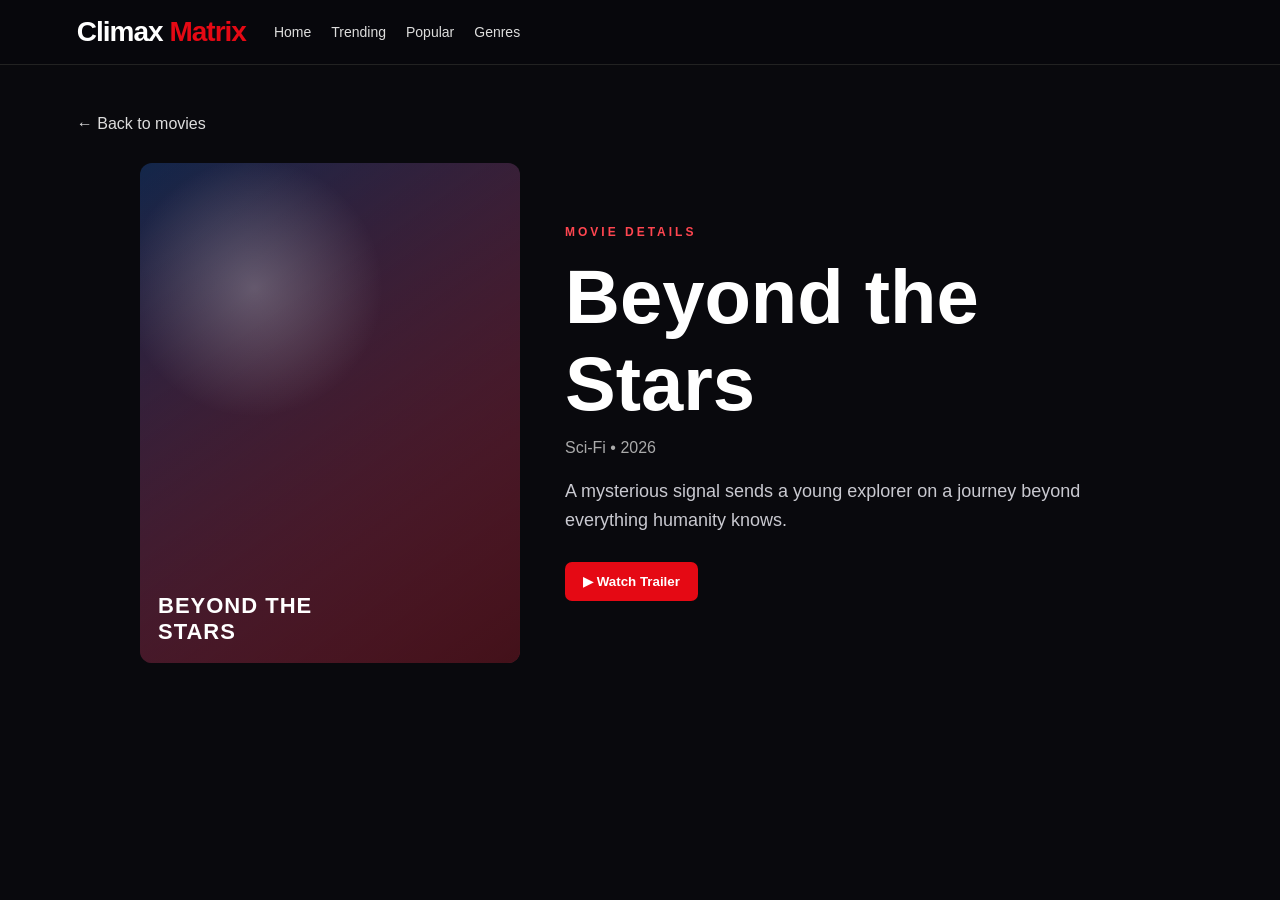
<file: beyond-the-stars.html>
<!DOCTYPE html>
<html lang="en"><head><meta charset="UTF-8"><meta name="viewport" content="width=device-width, initial-scale=1.0"><title>Beyond the Stars - Climax Matrix</title><link rel="stylesheet" href="style.css"><link rel="stylesheet" href="movie-pages.css"></head><body><header class="navbar"><div class="logo">Climax <span>Matrix</span></div><nav><a href="index.html#home">Home</a><a href="index.html#trending">Trending</a><a href="index.html#popular">Popular</a><a href="index.html#genres">Genres</a></nav></header><main class="section movie-details-page"><a class="back-link" href="index.html">← Back to movies</a><article class="movie-details"><div class="poster poster-1 movie-detail-poster"><span>BEYOND THE<br>STARS</span></div><div class="movie-detail-content"><p class="badge">MOVIE DETAILS</p><h1>Beyond the Stars</h1><p class="movie-meta">Sci-Fi • 2026</p><p class="hero-text">A mysterious signal sends a young explorer on a journey beyond everything humanity knows.</p><button class="primary" onclick="alert('Add your licensed trailer URL here.')">▶ Watch Trailer</button></div></article></main></body></html>
</file>
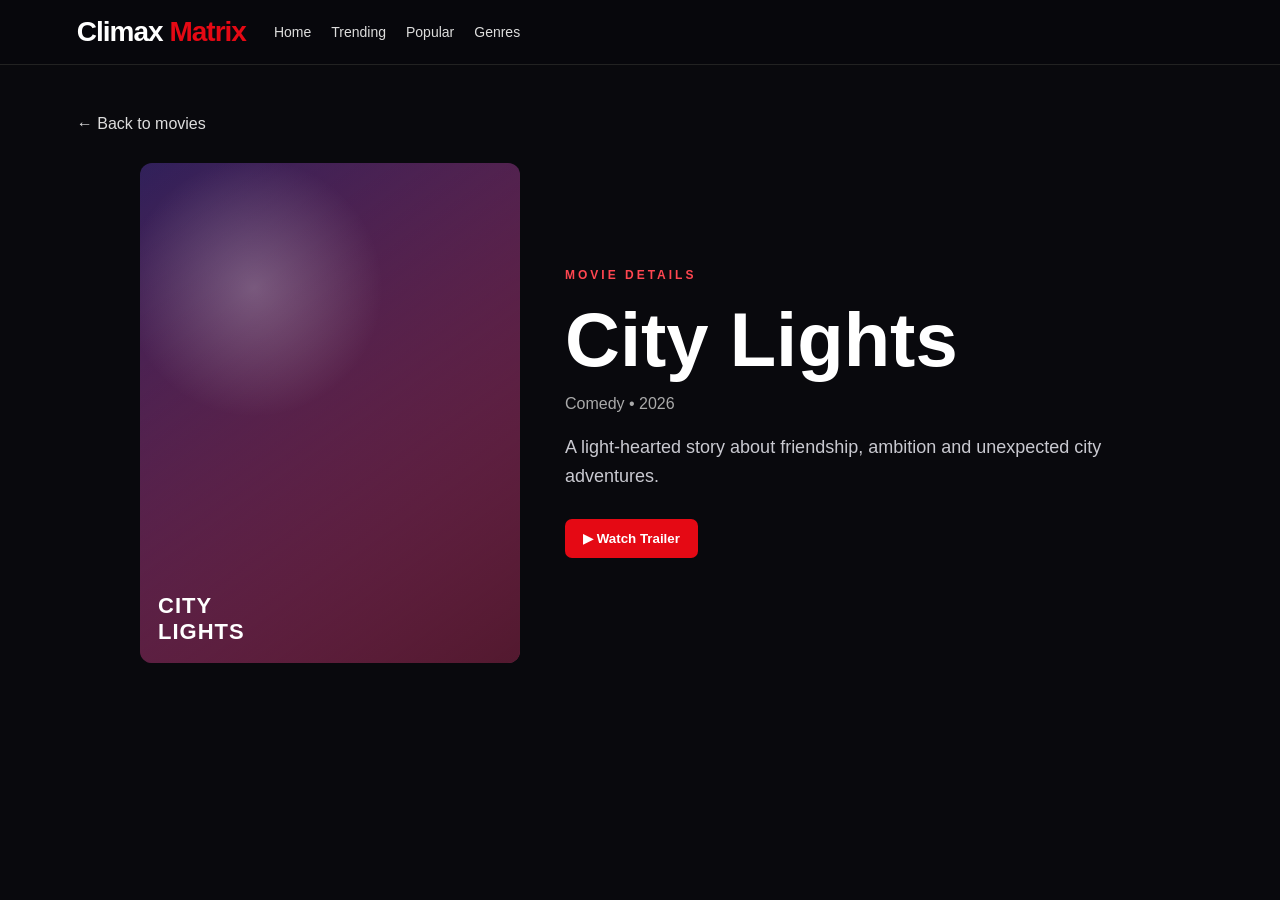
<file: city-lights.html>
<!DOCTYPE html>
<html lang="en"><head><meta charset="UTF-8"><meta name="viewport" content="width=device-width, initial-scale=1.0"><title>City Lights - Climax Matrix</title><link rel="stylesheet" href="style.css"><link rel="stylesheet" href="movie-pages.css"></head><body><header class="navbar"><div class="logo">Climax <span>Matrix</span></div><nav><a href="index.html#home">Home</a><a href="index.html#trending">Trending</a><a href="index.html#popular">Popular</a><a href="index.html#genres">Genres</a></nav></header><main class="section movie-details-page"><a class="back-link" href="index.html">← Back to movies</a><article class="movie-details"><div class="poster poster-6 movie-detail-poster"><span>CITY<br>LIGHTS</span></div><div class="movie-detail-content"><p class="badge">MOVIE DETAILS</p><h1>City Lights</h1><p class="movie-meta">Comedy • 2026</p><p class="hero-text">A light-hearted story about friendship, ambition and unexpected city adventures.</p><button class="primary" onclick="alert('Add your licensed trailer URL here.')">▶ Watch Trailer</button></div></article></main></body></html>
</file>
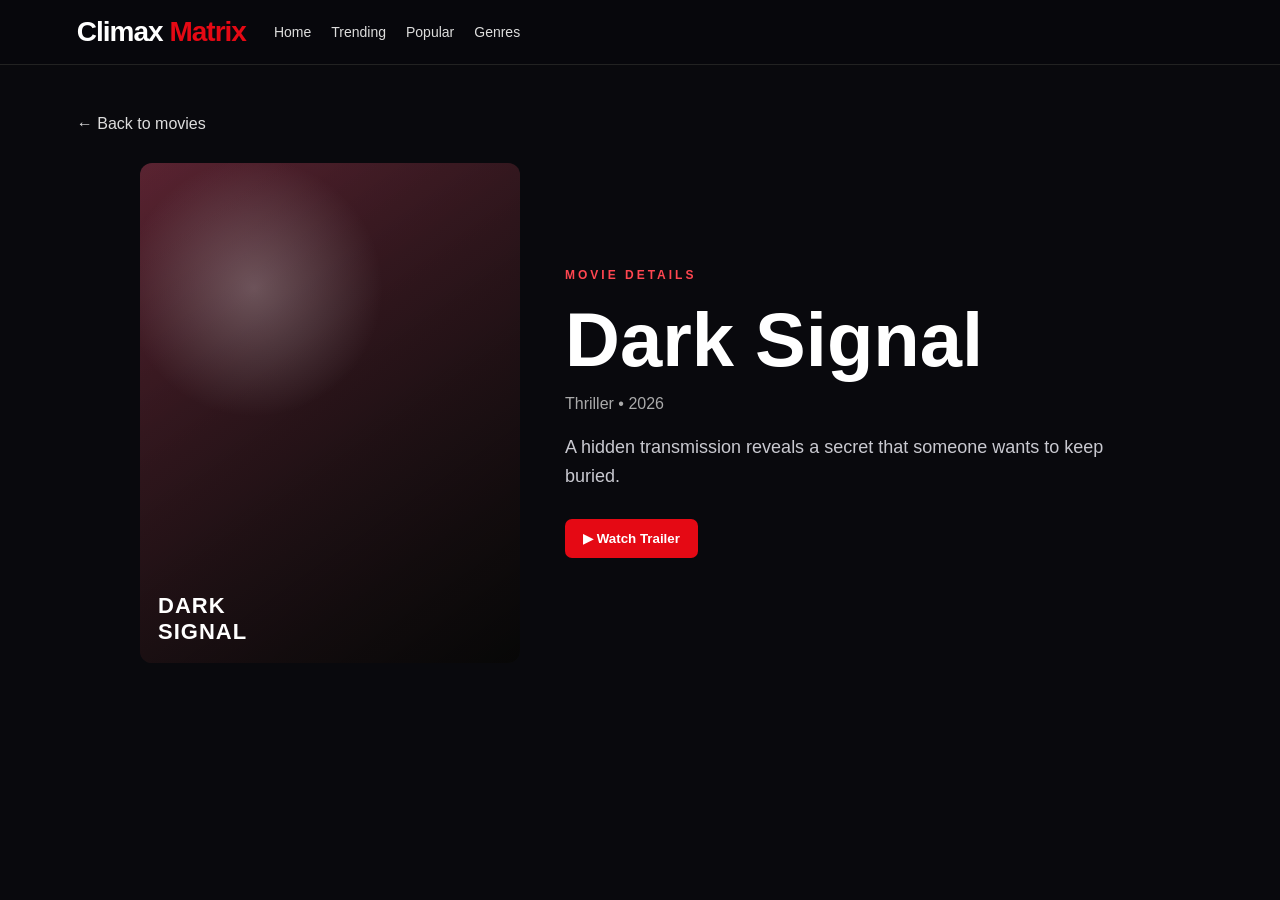
<file: dark-signal.html>
<!DOCTYPE html>
<html lang="en"><head><meta charset="UTF-8"><meta name="viewport" content="width=device-width, initial-scale=1.0"><title>Dark Signal - Climax Matrix</title><link rel="stylesheet" href="style.css"><link rel="stylesheet" href="movie-pages.css"></head><body><header class="navbar"><div class="logo">Climax <span>Matrix</span></div><nav><a href="index.html#home">Home</a><a href="index.html#trending">Trending</a><a href="index.html#popular">Popular</a><a href="index.html#genres">Genres</a></nav></header><main class="section movie-details-page"><a class="back-link" href="index.html">← Back to movies</a><article class="movie-details"><div class="poster poster-4 movie-detail-poster"><span>DARK<br>SIGNAL</span></div><div class="movie-detail-content"><p class="badge">MOVIE DETAILS</p><h1>Dark Signal</h1><p class="movie-meta">Thriller • 2026</p><p class="hero-text">A hidden transmission reveals a secret that someone wants to keep buried.</p><button class="primary" onclick="alert('Add your licensed trailer URL here.')">▶ Watch Trailer</button></div></article></main></body></html>
</file>
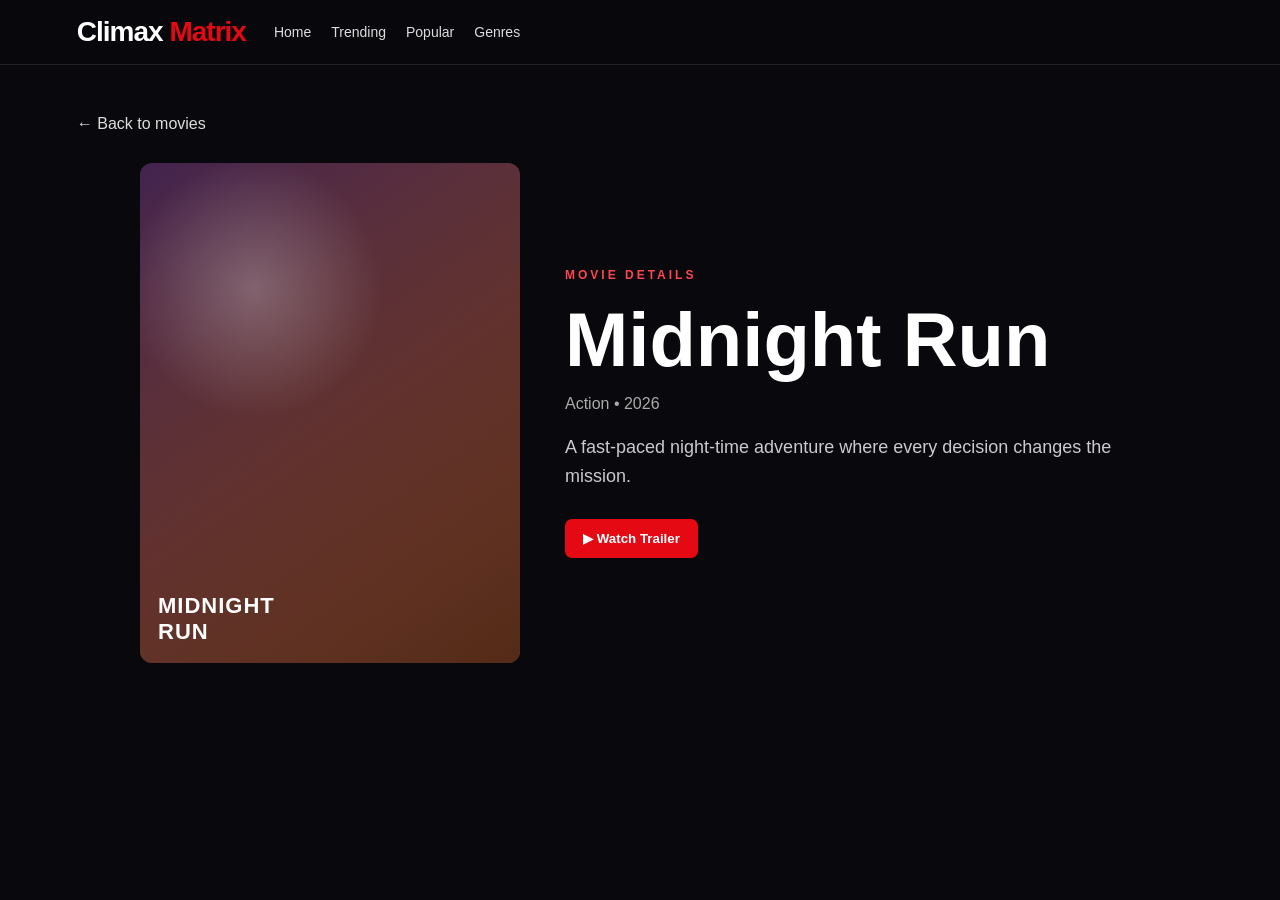
<file: midnight-run.html>
<!DOCTYPE html>
<html lang="en"><head><meta charset="UTF-8"><meta name="viewport" content="width=device-width, initial-scale=1.0"><title>Midnight Run - Climax Matrix</title><link rel="stylesheet" href="style.css"><link rel="stylesheet" href="movie-pages.css"></head><body><header class="navbar"><div class="logo">Climax <span>Matrix</span></div><nav><a href="index.html#home">Home</a><a href="index.html#trending">Trending</a><a href="index.html#popular">Popular</a><a href="index.html#genres">Genres</a></nav></header><main class="section movie-details-page"><a class="back-link" href="index.html">← Back to movies</a><article class="movie-details"><div class="poster poster-2 movie-detail-poster"><span>MIDNIGHT<br>RUN</span></div><div class="movie-detail-content"><p class="badge">MOVIE DETAILS</p><h1>Midnight Run</h1><p class="movie-meta">Action • 2026</p><p class="hero-text">A fast-paced night-time adventure where every decision changes the mission.</p><button class="primary" onclick="alert('Add your licensed trailer URL here.')">▶ Watch Trailer</button></div></article></main></body></html>
</file>
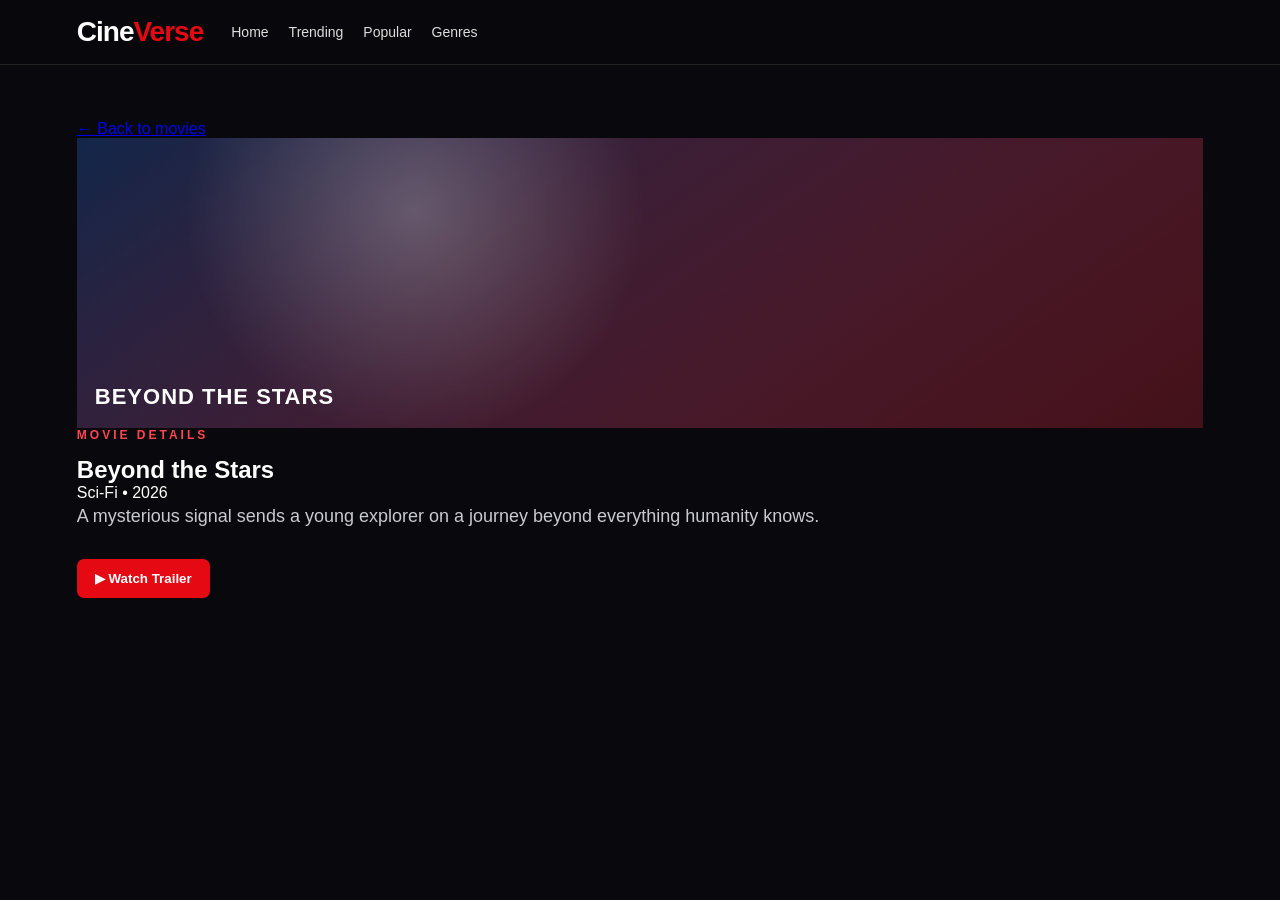
<file: movie.html>
<!DOCTYPE html>
<html lang="en">
<head>
  <meta charset="UTF-8">
  <meta name="viewport" content="width=device-width, initial-scale=1.0">
  <title>CineVerse - Movie Details</title>
  <link rel="stylesheet" href="style.css">
</head>
<body>
  <header class="navbar">
    <div class="logo">Cine<span>Verse</span></div>
    <nav><a href="index.html#home">Home</a><a href="index.html#trending">Trending</a><a href="index.html#popular">Popular</a><a href="index.html#genres">Genres</a></nav>
  </header>

  <main class="section movie-details-page">
    <a class="back-link" href="index.html">← Back to movies</a>
    <article id="movieDetails" class="movie-details"></article>
  </main>

  <script>
    const movieData = {
      "Beyond the Stars": {genre:"Sci-Fi", year:2026, poster:"poster-1", desc:"A mysterious signal sends a young explorer on a journey beyond everything humanity knows."},
      "Midnight Run": {genre:"Action", year:2026, poster:"poster-2", desc:"A fast-paced night-time adventure where every decision changes the mission."},
      "Ocean of Dreams": {genre:"Romance", year:2025, poster:"poster-3", desc:"Two strangers meet during a coastal journey and discover an unexpected connection."},
      "Dark Signal": {genre:"Thriller", year:2026, poster:"poster-4", desc:"A hidden transmission reveals a secret that someone wants to keep buried."},
      "Wild Horizon": {genre:"Adventure", year:2025, poster:"poster-5", desc:"A team sets out across a remote landscape in search of a legendary destination."},
      "City Lights": {genre:"Comedy", year:2026, poster:"poster-6", desc:"A light-hearted story about friendship, ambition and unexpected city adventures."},
      "The Last Voyage": {genre:"Adventure", year:2026, poster:"poster-7", desc:"An unforgettable voyage takes its crew beyond the edge of the known world."},
      "Neon Shadow": {genre:"Thriller", year:2026, poster:"poster-8", desc:"A detective follows a mysterious trail through a city illuminated by neon."},
      "The Origin": {genre:"Sci-Fi", year:2026, poster:"poster-9", desc:"A discovery at the beginning of time changes the future of humanity."}
    };
    const name = new URLSearchParams(location.search).get("name") || "Beyond the Stars";
    const movie = movieData[name] || movieData["Beyond the Stars"];
    document.title = `${name} - CineVerse`;
    document.getElementById("movieDetails").innerHTML = `<div class="poster ${movie.poster} movie-detail-poster"><span>${name.toUpperCase()}</span></div><div class="movie-detail-content"><p class="badge">MOVIE DETAILS</p><h1>${name}</h1><p class="movie-meta">${movie.genre} • ${movie.year}</p><p class="hero-text">${movie.desc}</p><button class="primary" onclick="alert('Add your licensed trailer URL here.')">▶ Watch Trailer</button></div>`;
  </script>
</body>
</html>
</file>
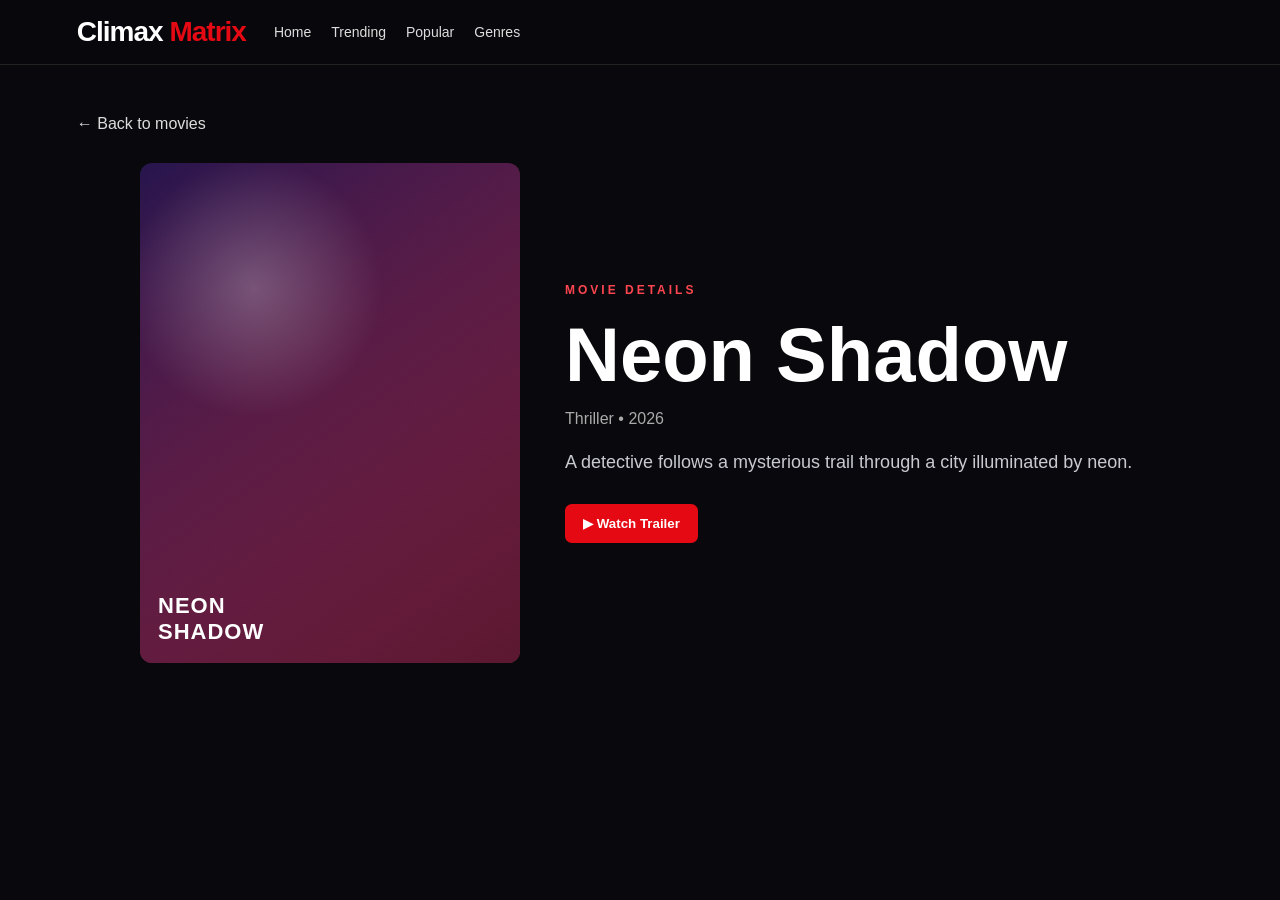
<file: neon-shadow.html>
<!DOCTYPE html>
<html lang="en"><head><meta charset="UTF-8"><meta name="viewport" content="width=device-width, initial-scale=1.0"><title>Neon Shadow - Climax Matrix</title><link rel="stylesheet" href="style.css"><link rel="stylesheet" href="movie-pages.css"></head><body><header class="navbar"><div class="logo">Climax <span>Matrix</span></div><nav><a href="index.html#home">Home</a><a href="index.html#trending">Trending</a><a href="index.html#popular">Popular</a><a href="index.html#genres">Genres</a></nav></header><main class="section movie-details-page"><a class="back-link" href="index.html">← Back to movies</a><article class="movie-details"><div class="poster poster-8 movie-detail-poster"><span>NEON<br>SHADOW</span></div><div class="movie-detail-content"><p class="badge">MOVIE DETAILS</p><h1>Neon Shadow</h1><p class="movie-meta">Thriller • 2026</p><p class="hero-text">A detective follows a mysterious trail through a city illuminated by neon.</p><button class="primary" onclick="alert('Add your licensed trailer URL here.')">▶ Watch Trailer</button></div></article></main></body></html>
</file>
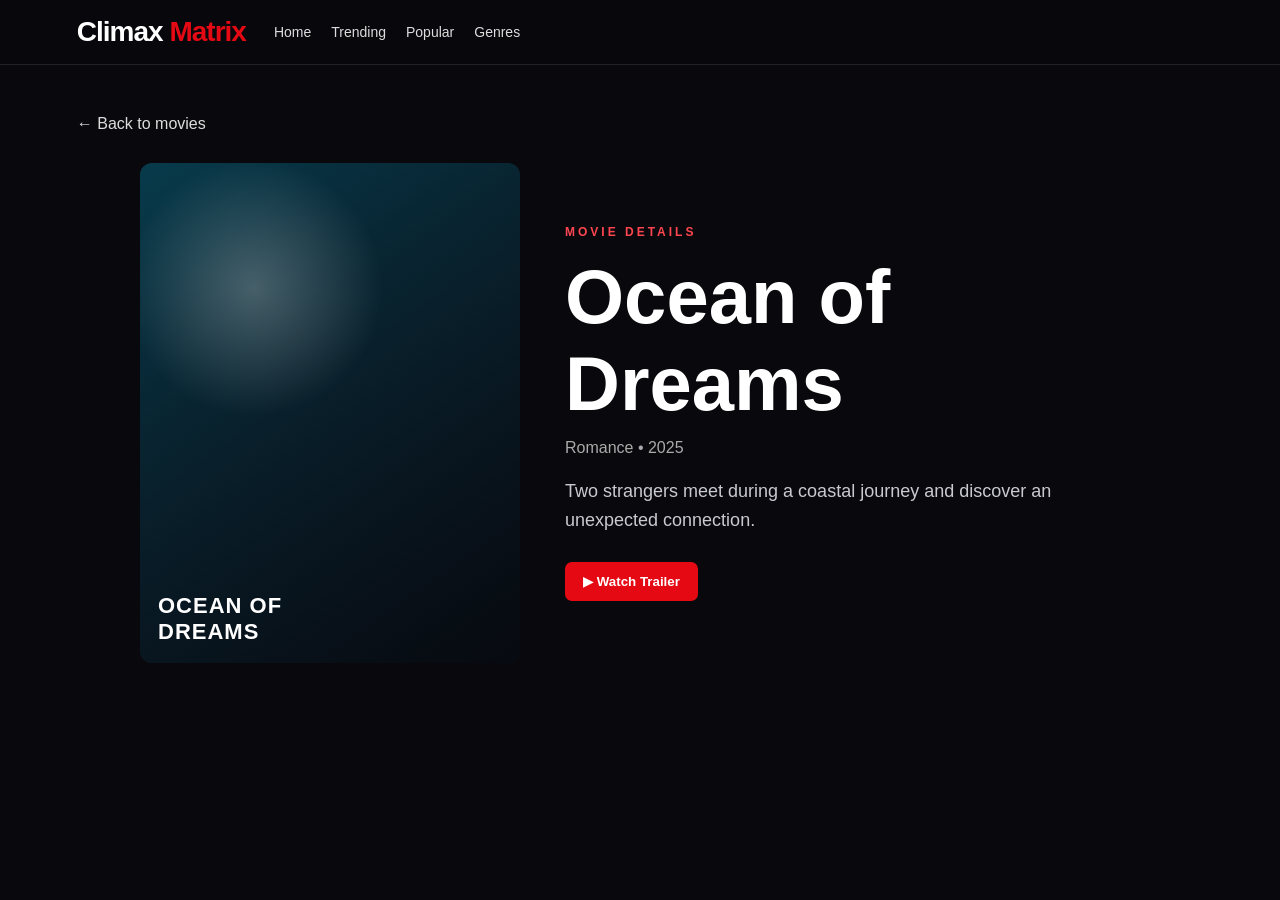
<file: ocean-of-dreams.html>
<!DOCTYPE html>
<html lang="en"><head><meta charset="UTF-8"><meta name="viewport" content="width=device-width, initial-scale=1.0"><title>Ocean of Dreams - Climax Matrix</title><link rel="stylesheet" href="style.css"><link rel="stylesheet" href="movie-pages.css"></head><body><header class="navbar"><div class="logo">Climax <span>Matrix</span></div><nav><a href="index.html#home">Home</a><a href="index.html#trending">Trending</a><a href="index.html#popular">Popular</a><a href="index.html#genres">Genres</a></nav></header><main class="section movie-details-page"><a class="back-link" href="index.html">← Back to movies</a><article class="movie-details"><div class="poster poster-3 movie-detail-poster"><span>OCEAN OF<br>DREAMS</span></div><div class="movie-detail-content"><p class="badge">MOVIE DETAILS</p><h1>Ocean of Dreams</h1><p class="movie-meta">Romance • 2025</p><p class="hero-text">Two strangers meet during a coastal journey and discover an unexpected connection.</p><button class="primary" onclick="alert('Add your licensed trailer URL here.')">▶ Watch Trailer</button></div></article></main></body></html>
</file>
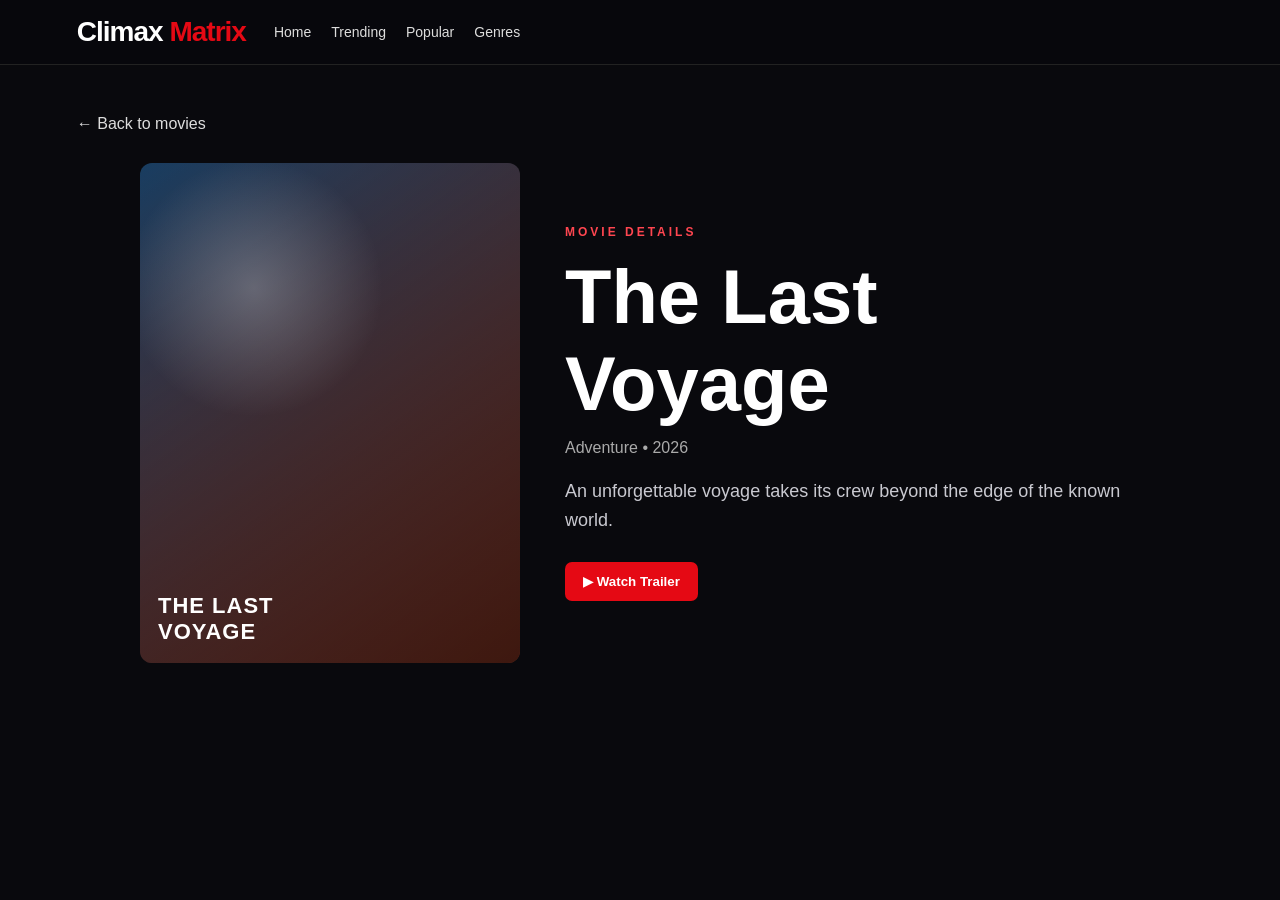
<file: the-last-voyage.html>
<!DOCTYPE html>
<html lang="en"><head><meta charset="UTF-8"><meta name="viewport" content="width=device-width, initial-scale=1.0"><title>The Last Voyage - Climax Matrix</title><link rel="stylesheet" href="style.css"><link rel="stylesheet" href="movie-pages.css"></head><body><header class="navbar"><div class="logo">Climax <span>Matrix</span></div><nav><a href="index.html#home">Home</a><a href="index.html#trending">Trending</a><a href="index.html#popular">Popular</a><a href="index.html#genres">Genres</a></nav></header><main class="section movie-details-page"><a class="back-link" href="index.html">← Back to movies</a><article class="movie-details"><div class="poster poster-7 movie-detail-poster"><span>THE LAST<br>VOYAGE</span></div><div class="movie-detail-content"><p class="badge">MOVIE DETAILS</p><h1>The Last Voyage</h1><p class="movie-meta">Adventure • 2026</p><p class="hero-text">An unforgettable voyage takes its crew beyond the edge of the known world.</p><button class="primary" onclick="alert('Add your licensed trailer URL here.')">▶ Watch Trailer</button></div></article></main></body></html>
</file>
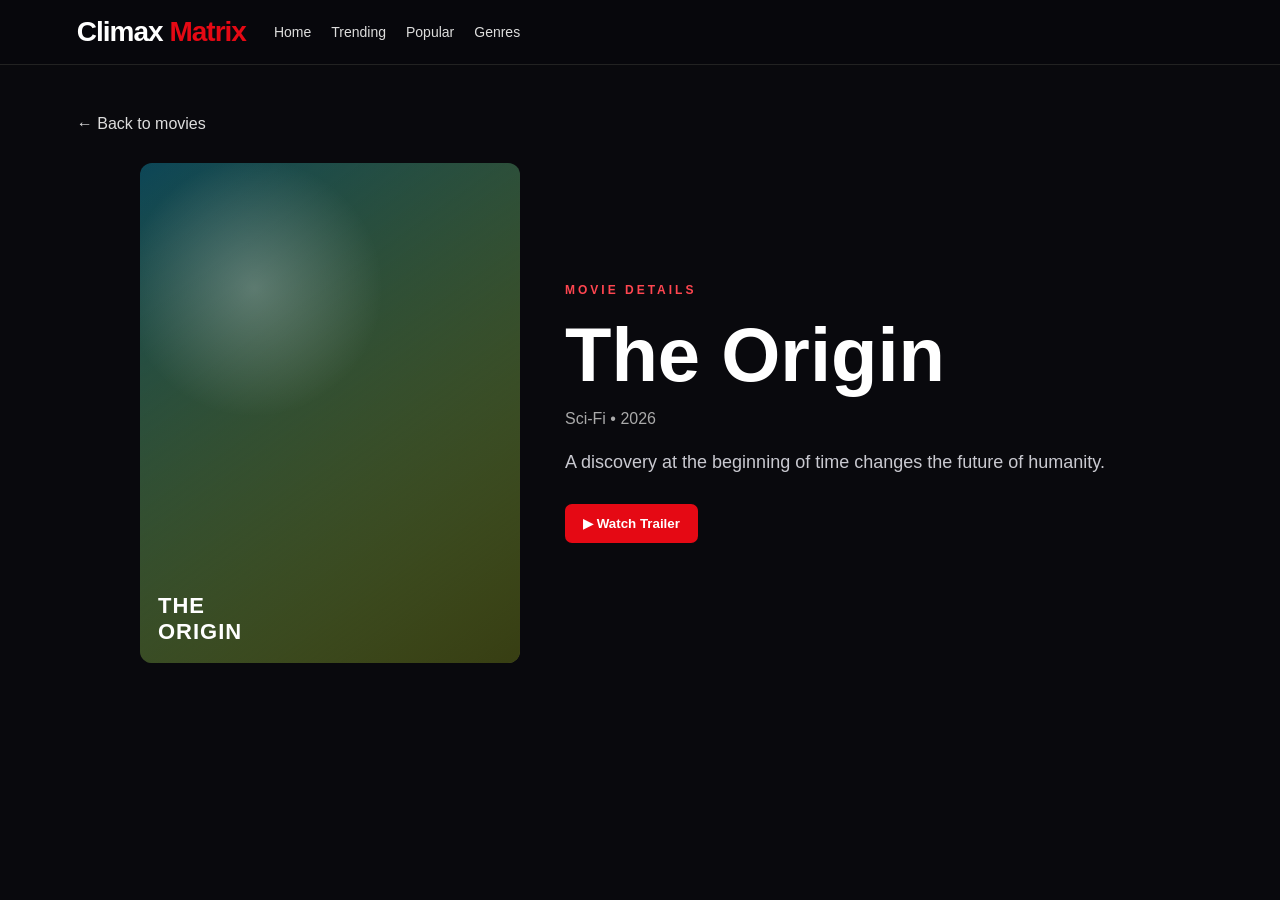
<file: the-origin.html>
<!DOCTYPE html>
<html lang="en"><head><meta charset="UTF-8"><meta name="viewport" content="width=device-width, initial-scale=1.0"><title>The Origin - Climax Matrix</title><link rel="stylesheet" href="style.css"><link rel="stylesheet" href="movie-pages.css"></head><body><header class="navbar"><div class="logo">Climax <span>Matrix</span></div><nav><a href="index.html#home">Home</a><a href="index.html#trending">Trending</a><a href="index.html#popular">Popular</a><a href="index.html#genres">Genres</a></nav></header><main class="section movie-details-page"><a class="back-link" href="index.html">← Back to movies</a><article class="movie-details"><div class="poster poster-9 movie-detail-poster"><span>THE<br>ORIGIN</span></div><div class="movie-detail-content"><p class="badge">MOVIE DETAILS</p><h1>The Origin</h1><p class="movie-meta">Sci-Fi • 2026</p><p class="hero-text">A discovery at the beginning of time changes the future of humanity.</p><button class="primary" onclick="alert('Add your licensed trailer URL here.')">▶ Watch Trailer</button></div></article></main></body></html>
</file>
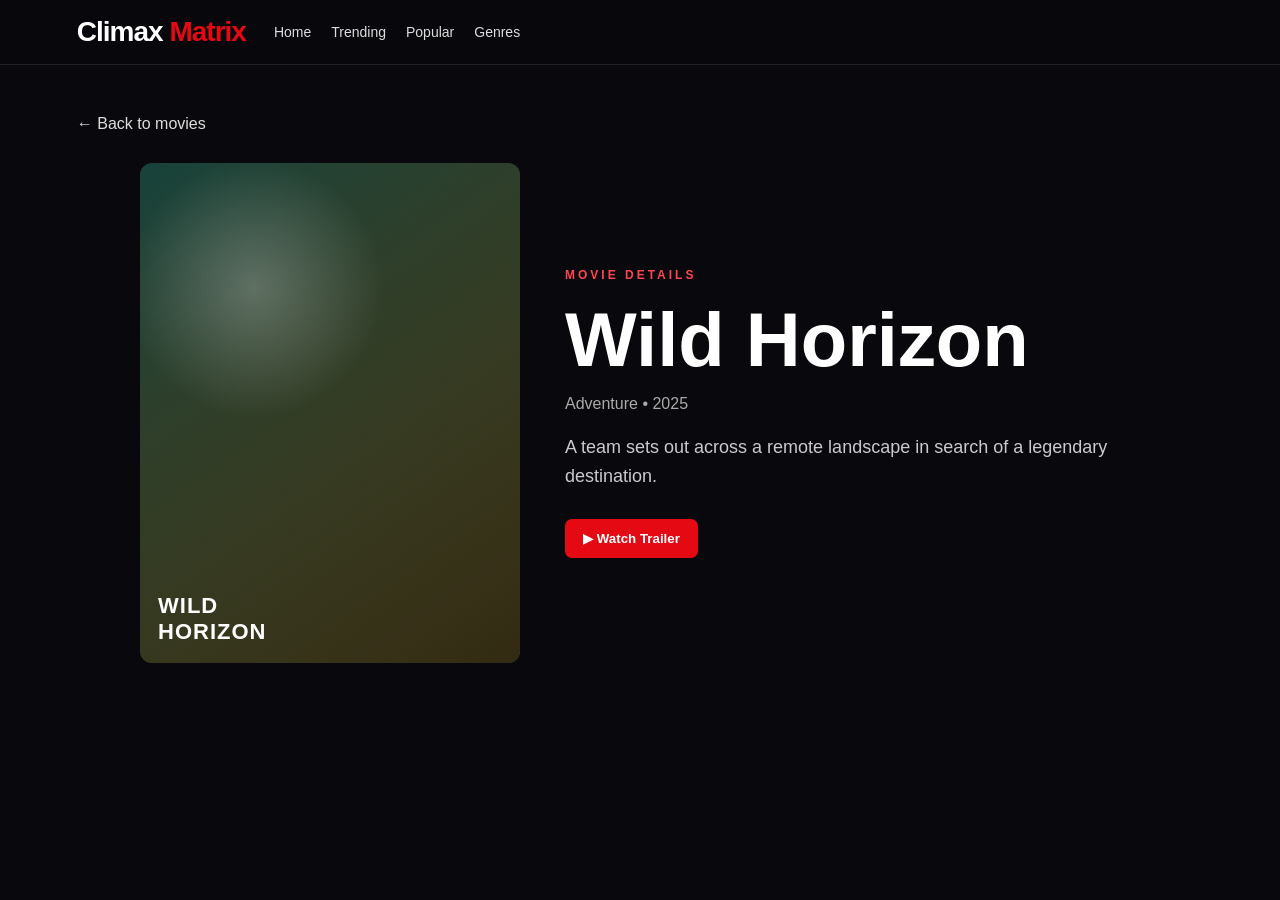
<file: wild-horizon.html>
<!DOCTYPE html>
<html lang="en"><head><meta charset="UTF-8"><meta name="viewport" content="width=device-width, initial-scale=1.0"><title>Wild Horizon - Climax Matrix</title><link rel="stylesheet" href="style.css"><link rel="stylesheet" href="movie-pages.css"></head><body><header class="navbar"><div class="logo">Climax <span>Matrix</span></div><nav><a href="index.html#home">Home</a><a href="index.html#trending">Trending</a><a href="index.html#popular">Popular</a><a href="index.html#genres">Genres</a></nav></header><main class="section movie-details-page"><a class="back-link" href="index.html">← Back to movies</a><article class="movie-details"><div class="poster poster-5 movie-detail-poster"><span>WILD<br>HORIZON</span></div><div class="movie-detail-content"><p class="badge">MOVIE DETAILS</p><h1>Wild Horizon</h1><p class="movie-meta">Adventure • 2025</p><p class="hero-text">A team sets out across a remote landscape in search of a legendary destination.</p><button class="primary" onclick="alert('Add your licensed trailer URL here.')">▶ Watch Trailer</button></div></article></main></body></html>
</file>
<file: style.css>
*{box-sizing:border-box;margin:0;padding:0}
html{scroll-behavior:smooth}
body{font-family:Arial,Helvetica,sans-serif;background:#09090d;color:#fff}
.navbar{position:sticky;top:0;z-index:20;display:flex;align-items:center;gap:28px;padding:16px 6%;background:rgba(8,8,12,.95);border-bottom:1px solid #222}
.logo{font-size:28px;font-weight:800;letter-spacing:-1px}.logo span{color:#e50914}
nav{display:flex;gap:20px;flex:1}nav a{color:#ddd;text-decoration:none;font-size:14px}nav a:hover{color:#fff}
.search-wrap input{width:220px;padding:10px 14px;border:1px solid #333;border-radius:22px;background:#141419;color:#fff;outline:none}
.hero{min-height:72vh;display:flex;align-items:center;padding:70px 8%;background:linear-gradient(90deg,rgba(4,4,8,.97),rgba(4,4,8,.55),rgba(4,4,8,.15)),linear-gradient(135deg,#18182b,#311118 50%,#07070a)}
.hero-content{max-width:620px}.badge{color:#ff4650;font-weight:700;letter-spacing:3px;font-size:12px;margin-bottom:14px}
.hero h1{font-size:clamp(44px,7vw,82px);line-height:.95;margin-bottom:22px}.hero-text{color:#c9c9d0;font-size:18px;line-height:1.6;margin-bottom:28px}
.hero-buttons{display:flex;gap:12px}.primary,.secondary,.card-info button{border:0;border-radius:7px;padding:12px 18px;font-weight:700;cursor:pointer}.primary{background:#e50914;color:#fff}.secondary{background:#fff;color:#111}
.section{padding:55px 6%}.section-title{display:flex;justify-content:space-between;align-items:end;margin-bottom:24px}.section-title h2{font-size:28px}.section-title span{color:#888;font-size:13px}
.movie-grid{display:grid;grid-template-columns:repeat(5,1fr);gap:18px}.movie-card{background:#121218;border-radius:10px;overflow:hidden;transition:.25s}.movie-card:hover{transform:translateY(-6px);box-shadow:0 12px 35px #000}
.poster{height:290px;display:flex;align-items:end;padding:18px;font-size:22px;font-weight:900;letter-spacing:1px;position:relative;overflow:hidden}
.poster:before{content:"";position:absolute;inset:0;background:radial-gradient(circle at 30% 25%,rgba(255,255,255,.25),transparent 28%),linear-gradient(145deg,transparent,#0009)}
.poster span{position:relative;z-index:1}.poster-1{background:linear-gradient(145deg,#12264a,#a72a40)}.poster-2{background:linear-gradient(145deg,#42234f,#d16b3a)}.poster-3{background:linear-gradient(145deg,#073b4c,#111827)}.poster-4{background:linear-gradient(145deg,#5a2331,#121212)}.poster-5{background:linear-gradient(145deg,#16423b,#7d6a2e)}.poster-6{background:linear-gradient(145deg,#30205a,#ce3e75)}.poster-7{background:linear-gradient(145deg,#183d61,#9a3b25)}.poster-8{background:linear-gradient(145deg,#26154d,#e33b76)}.poster-9{background:linear-gradient(145deg,#0c4657,#8a9b2e)}
.card-info{padding:14px}.card-info h3{font-size:16px;margin-bottom:6px}.card-info p{font-size:12px;color:#888;margin-bottom:12px}.card-info button{background:#292930;color:#fff;padding:8px 12px}
.genres{background:#0d0d12}.genre-list{display:flex;flex-wrap:wrap;gap:12px}.genre-list button{background:#18181f;color:#ddd;border:1px solid #292933;border-radius:22px;padding:11px 18px;cursor:pointer}.genre-list button:hover{background:#e50914;border-color:#e50914;color:#fff}
.no-results{display:none;color:#888;padding:25px 0}
.modal{display:none;position:fixed;inset:0;background:#000b;z-index:50;align-items:center;justify-content:center;padding:20px}.modal-box{position:relative;background:#15151c;border:1px solid #30303a;border-radius:14px;max-width:650px;width:100%;padding:35px}.close{position:absolute;right:15px;top:10px;background:none;border:0;color:#fff;font-size:30px;cursor:pointer}.modal-box h2{font-size:32px;margin-bottom:12px}.modal-box p{color:#bbb;line-height:1.7;margin:10px 0}.trailer-box{height:280px;background:linear-gradient(135deg,#22152b,#681d28);display:flex;align-items:center;justify-content:center;border-radius:10px;margin-top:20px;color:#fff;font-size:20px}
footer{text-align:center;padding:40px 20px;border-top:1px solid #222;color:#777}.small{font-size:11px;margin-top:8px}
@media(max-width:900px){.movie-grid{grid-template-columns:repeat(3,1fr)}nav{display:none}.search-wrap{margin-left:auto}}
@media(max-width:600px){.navbar{padding:13px 4%}.logo{font-size:23px}.search-wrap input{width:145px}.hero{min-height:65vh;padding:50px 6%}.hero-text{font-size:15px}.movie-grid{grid-template-columns:repeat(2,1fr);gap:12px}.poster{height:220px;font-size:17px}.section{padding:40px 5%}.section-title{display:block}.section-title span{display:block;margin-top:6px}}
</file>
<file: movie-pages.css>
/* Shared layout for dedicated movie pages */
.back-link{display:inline-block;color:#ddd;text-decoration:none;margin-bottom:30px}.back-link:hover{color:#e50914}.movie-details-page{padding-top:50px}.movie-details{display:grid;grid-template-columns:minmax(260px,380px) 1fr;gap:45px;align-items:center;max-width:1000px;margin:0 auto}.movie-detail-poster{height:500px;border-radius:12px}.movie-detail-content h1{font-size:clamp(40px,6vw,76px);margin:12px 0}.movie-meta{color:#aaa;margin-bottom:20px}.details-link,.card-info a{display:inline-block;background:#292930;color:#fff;text-decoration:none;border-radius:7px;padding:8px 12px;font-weight:700}.details-link:hover,.card-info a:hover{background:#e50914}.poster-link{display:block;text-decoration:none}@media(max-width:700px){.movie-details{grid-template-columns:1fr;gap:25px}.movie-detail-poster{height:380px}}
</file>
